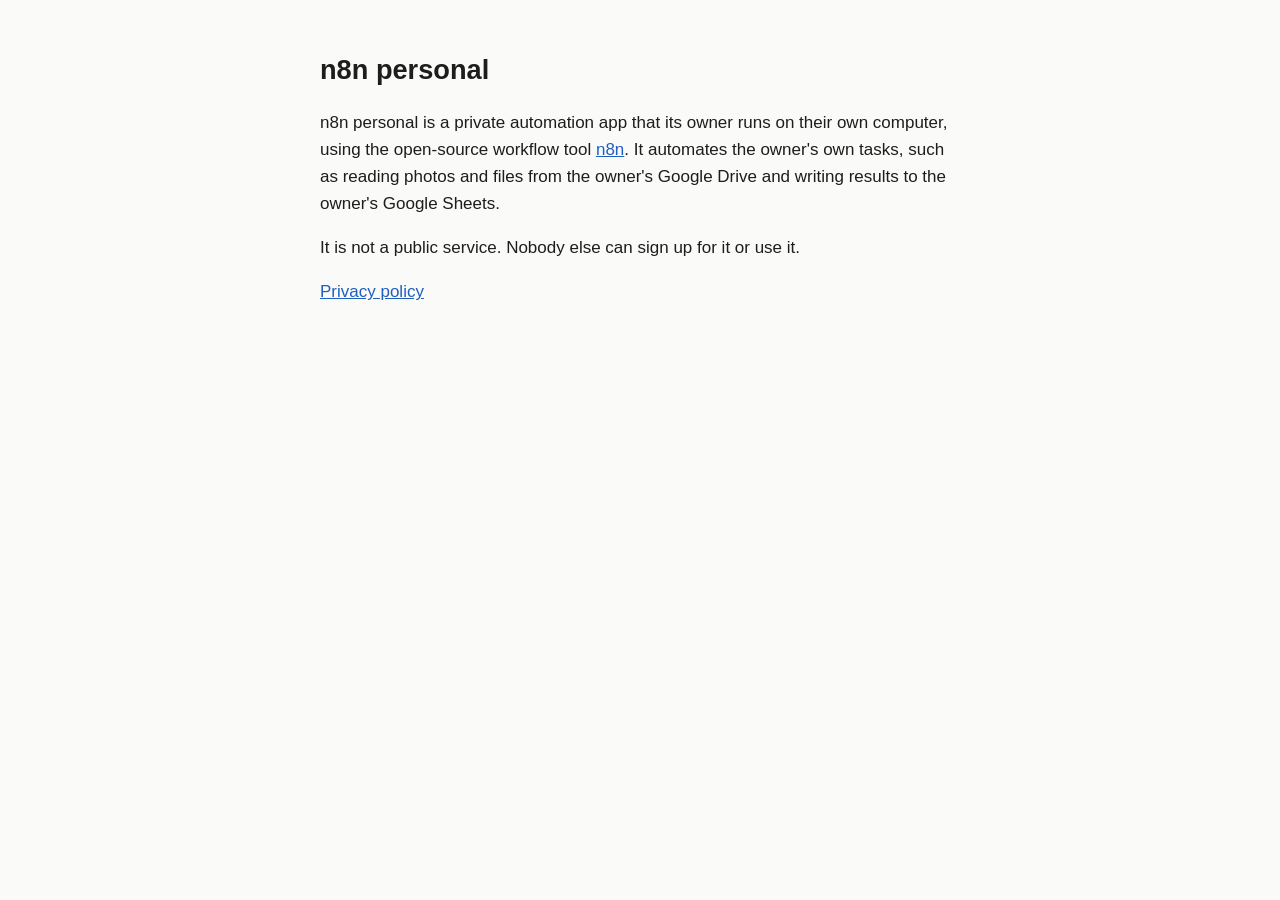
<file: index.html>
<!doctype html>
<html lang="en"><head><meta charset="utf-8"><meta name="viewport" content="width=device-width,initial-scale=1">
<title>n8n personal</title><link rel="stylesheet" href="style.css"></head>
<body><main>
<h1>n8n personal</h1>
<p>n8n personal is a private automation app that its owner runs on their own computer, using the
open-source workflow tool <a href="https://n8n.io">n8n</a>. It automates the owner's own tasks, such as
reading photos and files from the owner's Google Drive and writing results to the owner's Google Sheets.</p>
<p>It is not a public service. Nobody else can sign up for it or use it.</p>
<p><a href="privacy.html">Privacy policy</a></p>
</main></body></html>
</file>
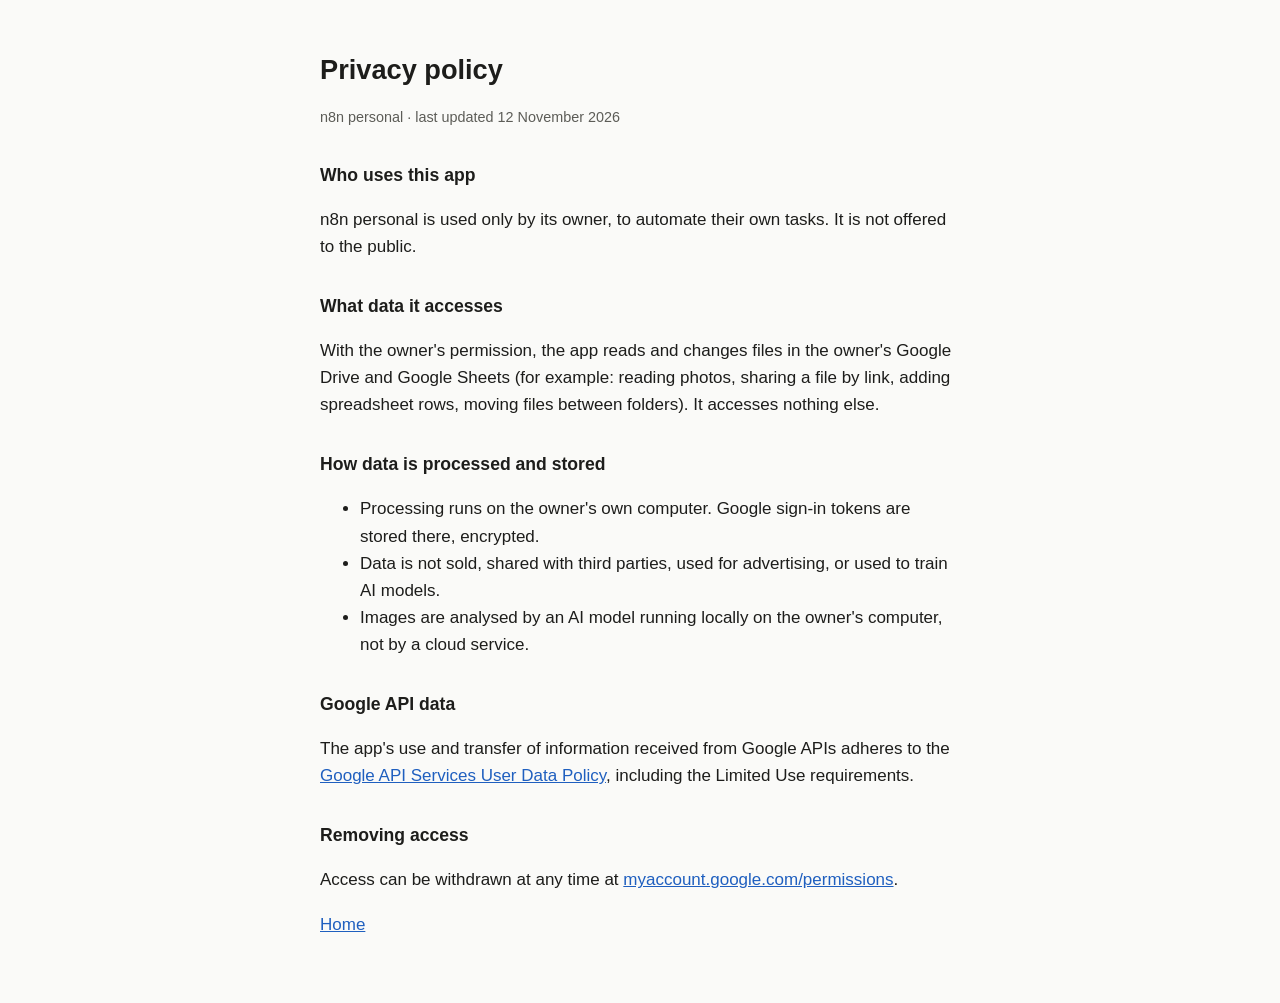
<file: privacy.html>
<!doctype html>
<html lang="en"><head><meta charset="utf-8"><meta name="viewport" content="width=device-width,initial-scale=1">
<title>Privacy policy</title><link rel="stylesheet" href="style.css"></head>
<body><main>
<h1>Privacy policy</h1>
<p class="muted">n8n personal · last updated 12 November 2026</p>

<h2>Who uses this app</h2>
<p>n8n personal is used only by its owner, to automate their own tasks. It is not offered to the public.</p>

<h2>What data it accesses</h2>
<p>With the owner's permission, the app reads and changes files in the owner's Google Drive and
Google Sheets (for example: reading photos, sharing a file by link, adding spreadsheet rows, moving files
between folders). It accesses nothing else.</p>

<h2>How data is processed and stored</h2>
<ul>
<li>Processing runs on the owner's own computer. Google sign-in tokens are stored there, encrypted.</li>
<li>Data is not sold, shared with third parties, used for advertising, or used to train AI models.</li>
<li>Images are analysed by an AI model running locally on the owner's computer, not by a cloud service.</li>
</ul>

<h2>Google API data</h2>
<p>The app's use and transfer of information received from Google APIs adheres to the
<a href="https://developers.google.com/terms/api-services-user-data-policy">Google API Services User Data Policy</a>,
including the Limited Use requirements.</p>

<h2>Removing access</h2>
<p>Access can be withdrawn at any time at
<a href="https://myaccount.google.com/permissions">myaccount.google.com/permissions</a>.</p>

<p><a href="index.html">Home</a></p>
</main></body></html>
</file>
<file: style.css>
:root{--bg:#fafaf8;--fg:#1d1d1b;--muted:#5c5c57;--link:#1f5fbf}
@media (prefers-color-scheme:dark){:root{--bg:#161615;--fg:#ececea;--muted:#a3a39e;--link:#7fb0ff}}
body{background:var(--bg);color:var(--fg);font:17px/1.6 -apple-system,BlinkMacSystemFont,"Segoe UI",sans-serif;margin:0;padding:48px 16px}
main{max-width:640px;margin:0 auto}h1{font-size:1.7rem;margin:0 0 .3em}h2{font-size:1.1rem;margin:1.8em 0 .4em}
p,li{color:var(--fg)}.muted{color:var(--muted);font-size:.9rem}a{color:var(--link)}
</file>
